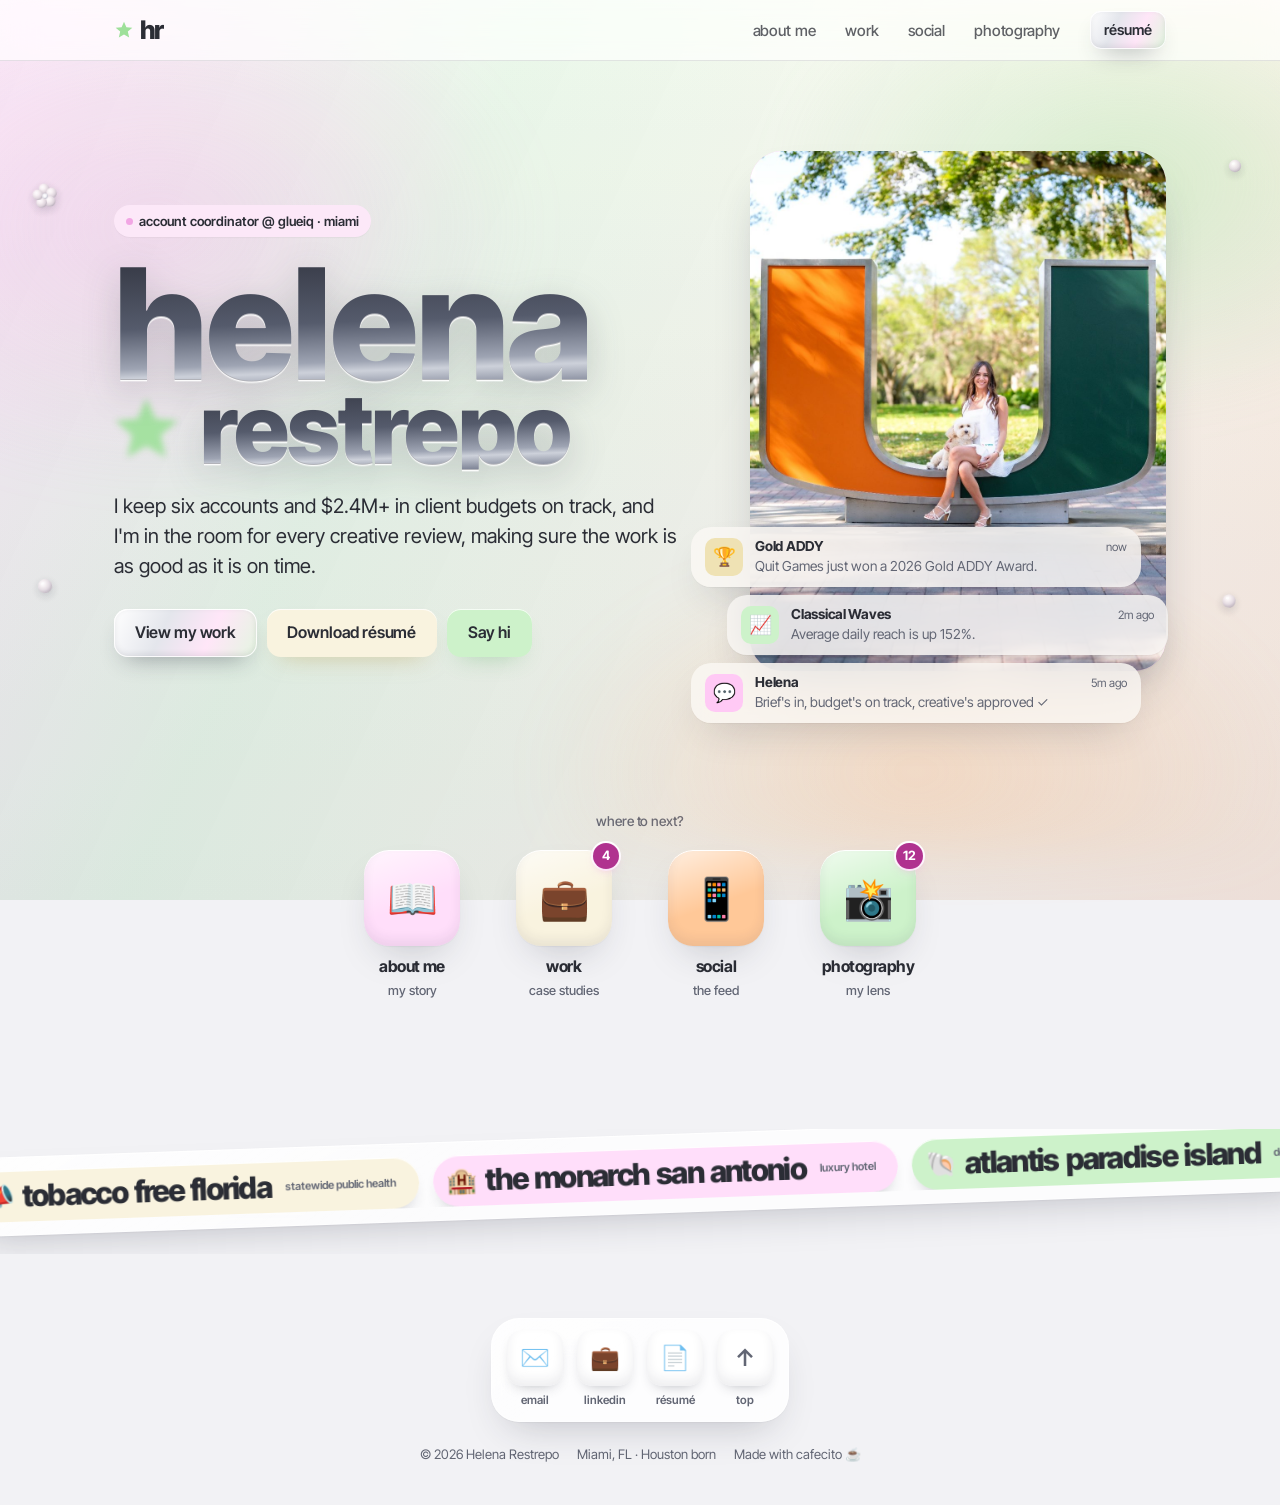
<file: index.html>
<!DOCTYPE html>
<html lang="en">
<head>
  <meta charset="UTF-8">
  <meta name="viewport" content="width=device-width, initial-scale=1">
  <title>Helena Restrepo · Account Coordinator</title>
  <meta name="description" content="Helena Restrepo is a Miami-based Account Coordinator at GlueIQ who pairs disciplined account management with a real creative eye.">
  <meta name="theme-color" content="#F2F2F5">
  <meta property="og:title" content="Helena Restrepo · Account Coordinator">
  <meta property="og:description" content="Helena Restrepo is a Miami-based Account Coordinator at GlueIQ who pairs disciplined account management with a real creative eye.">
  <meta property="og:image" content="images/og-image.jpg">
  <meta property="og:type" content="website">
  <link rel="icon" href="data:image/svg+xml,%3Csvg xmlns='http://www.w3.org/2000/svg' viewBox='0 0 64 64'%3E%3Crect width='64' height='64' rx='15' fill='%23F2A6E4'/%3E%3Ctext x='31' y='43' font-family='Helvetica Neue,Arial' font-weight='800' font-size='30' letter-spacing='-3' text-anchor='middle' fill='%232B2D35'%3Ehr%3C/text%3E%3C/svg%3E">
  <link rel="preconnect" href="https://fonts.googleapis.com">
  <link rel="preconnect" href="https://fonts.gstatic.com" crossorigin>
  <link href="https://fonts.googleapis.com/css2?family=Inter+Tight:wght@400;500;600;700;800&display=swap" rel="stylesheet">
  <link rel="stylesheet" href="css/styles.css?v=34">
  <script>document.documentElement.classList.add('js');</script>
  <script src="js/main.js?v=34" defer></script>
</head>
<body>
  <a class="skip-link" href="#main">Skip to content</a>

  <header class="site-header">
    <nav class="nav" aria-label="Main">
      <a href="index.html" class="logo" aria-label="Helena Restrepo, home"><svg class="star" viewBox="0 0 24 24" aria-hidden="true"><path d="M12 2l2.9 6.6 7.1.6-5.4 4.7 1.6 7L12 17.3 5.8 20.9l1.6-7L2 9.2l7.1-.6z"/></svg><span aria-hidden="true">hr</span></a>
      <button class="nav-toggle btn btn-glass btn-sm" aria-expanded="false" aria-controls="nav-links">menu</button>
      <ul class="nav-links" id="nav-links">
        <li><a href="about.html">about me</a></li>
        <li><a href="work.html">work</a></li>
        <li><a href="social.html">social</a></li>
        <li><a href="photography.html">photography</a></li>
        <li><a href="resume.html" class="btn btn-ink btn-sm">résumé</a></li>
      </ul>
    </nav>
  </header>

  <main id="main">
    <section class="hero aura">
      <div class="gem-frame hero-gems" aria-hidden="true"><span class="gem" style="left:3.5%;top:18%;--w:28px;--r:-8deg;--d:-0.00s"><svg viewBox="0 0 100 100" aria-hidden="true"><defs><radialGradient id="pf" cx=".38" cy=".32" r=".75"><stop offset="0" stop-color="#FFFFFF"/><stop offset=".3" stop-color="#F8F2F4"/><stop offset=".7" stop-color="#DDD3DA"/><stop offset="1" stop-color="#A9A0AC"/></radialGradient><radialGradient id="pfc" cx=".4" cy=".35" r=".7"><stop offset="0" stop-color="#FFFFFF"/><stop offset=".6" stop-color="#E9EBF0"/><stop offset="1" stop-color="#A9AEBB"/></radialGradient></defs><circle cx="50.0" cy="24.0" r="19" fill="url(#pf)"/><circle cx="74.7" cy="42.0" r="19" fill="url(#pf)"/><circle cx="65.3" cy="71.0" r="19" fill="url(#pf)"/><circle cx="34.7" cy="71.0" r="19" fill="url(#pf)"/><circle cx="25.3" cy="42.0" r="19" fill="url(#pf)"/><circle cx="50" cy="50" r="10" fill="url(#pfc)"/><path d="M50 43L52 48L57 50L52 52L50 57L48 52L43 50L48 48Z" fill="#fff"/></svg></span><span class="gem" style="left:3.5%;top:70%;--w:16px;--r:-10deg;--d:-0.83s"><svg viewBox="0 0 100 100" aria-hidden="true"><defs><radialGradient id="pearl" cx=".38" cy=".32" r=".75"><stop offset="0" stop-color="#FFFFFF"/><stop offset=".25" stop-color="#F8F2F4"/><stop offset=".6" stop-color="#E3DAE1"/><stop offset=".9" stop-color="#BFB4C0"/><stop offset="1" stop-color="#A59AA8"/></radialGradient></defs><circle cx="50" cy="50" r="44" fill="url(#pearl)"/><ellipse cx="37" cy="32" rx="12" ry="8" fill="#fff" opacity=".85" transform="rotate(-25 37 32)"/></svg></span><span class="gem" style="left:96.5%;top:14%;--w:14px;--r:0deg;--d:-1.66s"><svg viewBox="0 0 100 100" aria-hidden="true"><defs><radialGradient id="pearl" cx=".38" cy=".32" r=".75"><stop offset="0" stop-color="#FFFFFF"/><stop offset=".25" stop-color="#F8F2F4"/><stop offset=".6" stop-color="#E3DAE1"/><stop offset=".9" stop-color="#BFB4C0"/><stop offset="1" stop-color="#A59AA8"/></radialGradient></defs><circle cx="50" cy="50" r="44" fill="url(#pearl)"/><ellipse cx="37" cy="32" rx="12" ry="8" fill="#fff" opacity=".85" transform="rotate(-25 37 32)"/></svg></span><span class="gem" style="left:96%;top:72%;--w:15px;--r:10deg;--d:-2.49s"><svg viewBox="0 0 100 100" aria-hidden="true"><defs><radialGradient id="pearl" cx=".38" cy=".32" r=".75"><stop offset="0" stop-color="#FFFFFF"/><stop offset=".25" stop-color="#F8F2F4"/><stop offset=".6" stop-color="#E3DAE1"/><stop offset=".9" stop-color="#BFB4C0"/><stop offset="1" stop-color="#A59AA8"/></radialGradient></defs><circle cx="50" cy="50" r="44" fill="url(#pearl)"/><ellipse cx="37" cy="32" rx="12" ry="8" fill="#fff" opacity=".85" transform="rotate(-25 37 32)"/></svg></span></div>
      <div class="container hero-grid">
        <div class="hero-copy reveal">
          <span class="label-chip">account coordinator @ glueiq · miami</span>
          <h1><span class="lockup"><svg class="star" viewBox="0 0 24 24" aria-hidden="true"><path d="M12 2l2.9 6.6 7.1.6-5.4 4.7 1.6 7L12 17.3 5.8 20.9l1.6-7L2 9.2l7.1-.6z"/></svg><span class="l1">helena</span><span class="l2">restrepo</span></span><span class="visually-hidden">Helena Restrepo</span></h1>
          <p class="lead">I keep six accounts and $2.4M+ in client budgets on track, and I'm in the room for every creative review, making sure the work is as good as it is on time.</p>
          <div class="btn-row">
            <a class="btn btn-ink" href="work.html">View my work</a>
            <a class="btn btn-glass" href="Helena-Restrepo-Resume.pdf" download>Download résumé</a>
            <a class="btn btn-glass" href="mailto:helena.restrepo03@gmail.com">Say hi</a>
          </div>
        </div>
        <div class="phone-stack reveal">
          <figure class="ph photo r-4x5" style="--ph:var(--blush)" data-label="helena-hero.jpg · 1000×1250"><img src="images/helena-hero.jpg" alt="Helena Restrepo" onerror="this.classList.add('missing')"></figure>
          <div class="notifs" aria-label="Recent highlights">
            <div class="notif"><span class="app" style="--c:var(--yellow)" aria-hidden="true">🏆</span><b>Gold ADDY</b><time>now</time><p>Quit Games just won a 2026 Gold ADDY Award.</p></div>
            <div class="notif"><span class="app" style="--c:var(--blue-soft)" aria-hidden="true">📈</span><b>Classical Waves</b><time>2m ago</time><p>Average daily reach is up 152%.</p></div>
            <div class="notif"><span class="app" style="--c:var(--blush)" aria-hidden="true">💬</span><b>Helena</b><time>5m ago</time><p>Brief's in, budget's on track, creative's approved ✓</p></div>
          </div>
        </div>
      </div>
    </section>

    <section class="container explore reveal">
      <p class="label">where to next?</p>
      <nav class="home-apps" aria-label="Explore the site">
        <a class="home-app" href="about.html"><span class="app-icon" style="--c:var(--blush-soft)" aria-hidden="true">📖</span>about me<small>my story</small></a>
        <a class="home-app" href="work.html"><span class="app-icon" style="--c:var(--yellow-soft)" aria-hidden="true">💼<span class="count">4</span></span>work<small>case studies</small></a>
        <a class="home-app" href="social.html"><span class="app-icon" style="--c:var(--orange-soft)" aria-hidden="true">📱</span>social<small>the feed</small></a>
        <a class="home-app" href="photography.html"><span class="app-icon" style="--c:var(--blue-soft)" aria-hidden="true">📸<span class="count">12</span></span>photography<small>my lens</small></a>
      </nav>
    </section>

    <section class="client-banner compact" aria-label="Clients I've worked with"><div class="cb-band glass"><div class="cb-row"><ul class="cb-track"><li class="cb-pill" style="--c:var(--yellow-soft)"><span class="e" aria-hidden="true">📣</span>tobacco free florida<small>statewide public health</small></li><li class="cb-pill" style="--c:var(--blush-soft)"><span class="e" aria-hidden="true">🏨</span>the monarch san antonio<small>luxury hotel</small></li><li class="cb-pill" style="--c:var(--blue-soft)"><span class="e" aria-hidden="true">🐚</span>atlantis paradise island<small>destination resort</small></li><li class="cb-pill" style="--c:var(--orange-soft)"><span class="e" aria-hidden="true">🌴</span>evermore orlando resort<small>resort</small></li><li class="cb-pill" style="--c:var(--yellow-soft)"><span class="e" aria-hidden="true">📦</span>storage rentals of america<small>multi-location brand</small></li><li class="cb-pill" style="--c:var(--blue-soft)"><span class="e" aria-hidden="true">🚗</span>el car wash<small>multi-location brand</small></li><li class="cb-pill" style="--c:var(--blush-soft)"><span class="e" aria-hidden="true">🌊</span>classical waves<small>lifestyle apparel</small></li></ul><ul class="cb-track" aria-hidden="true"><li class="cb-pill" style="--c:var(--yellow-soft)"><span class="e" aria-hidden="true">📣</span>tobacco free florida<small>statewide public health</small></li><li class="cb-pill" style="--c:var(--blush-soft)"><span class="e" aria-hidden="true">🏨</span>the monarch san antonio<small>luxury hotel</small></li><li class="cb-pill" style="--c:var(--blue-soft)"><span class="e" aria-hidden="true">🐚</span>atlantis paradise island<small>destination resort</small></li><li class="cb-pill" style="--c:var(--orange-soft)"><span class="e" aria-hidden="true">🌴</span>evermore orlando resort<small>resort</small></li><li class="cb-pill" style="--c:var(--yellow-soft)"><span class="e" aria-hidden="true">📦</span>storage rentals of america<small>multi-location brand</small></li><li class="cb-pill" style="--c:var(--blue-soft)"><span class="e" aria-hidden="true">🚗</span>el car wash<small>multi-location brand</small></li><li class="cb-pill" style="--c:var(--blush-soft)"><span class="e" aria-hidden="true">🌊</span>classical waves<small>lifestyle apparel</small></li></ul></div></div></section>
  </main>

  <footer class="site-footer">
    <nav class="dock glass" aria-label="Quick links">
      <a href="mailto:helena.restrepo03@gmail.com"><span class="app-icon" style="--c:var(--blush)" aria-hidden="true">✉️</span>email</a>
      <a href="https://www.linkedin.com/in/helenarestrepo" target="_blank" rel="noopener"><span class="app-icon" style="--c:var(--blue-soft)" aria-hidden="true">💼</span>linkedin</a>
      <a href="resume.html"><span class="app-icon" style="--c:var(--yellow)" aria-hidden="true">📄</span>résumé</a>
      <a href="#main"><span class="app-icon" style="--c:var(--orange-soft)" aria-hidden="true">↑</span>top</a>
    </nav>
    <p class="footer-meta"><span>© <span data-year>2026</span> Helena Restrepo</span><span>Miami, FL · Houston born</span><span>Made with cafecito ☕</span></p>
  </footer>
  <div class="cursor-orb" aria-hidden="true"></div>
</body>
</html>
</file>
<file: css/styles.css>
/* =========================================================
   Helena Restrepo · Portfolio
   "iOS core": warm greige paper, espresso ink, soft aura glows,
   frosted-glass cards, one typeface (Inter Tight), set heavy,
   lowercase and tight.
   ========================================================= */

:root {
  /* Palette */
  --paper: #F2F2F5;          /* silver-white base */
  --paper-light: #FFFFFF;
  --card: rgba(255, 255, 255, .78);
  --ink: #2B2D35;            /* graphite: readable body text */
  --ink-soft: #626674;
  --line: rgba(40, 44, 60, .12);
  /* chrome finish for the name + big headlines */
  --chrome: linear-gradient(180deg, #3E414C 0%, #8A90A1 50%, #4A4E5A 100%);
  --chrome-holo: linear-gradient(178deg, #353844 0%, #555B6C 30%, #9EA4B3 47%, #CDD1DA 51%, #7E8496 60%, #474B58 80%, #363945 100%);
  /* palette: purple #F2A6E4 · periwinkle #FFAE6E · sky #9EE09A · aqua #EFE2B4
     (variable names kept from the old scheme: pink=purple, orange=periwinkle, blue=sky, yellow=aqua) */
  --blush: #FFC9F5;
  --pink: #F2A6E4;
  --pink-text: #B0328F;      /* deep pink for small text */
  --yellow: #EFE2B4;
  --orange: #FFAE6E;
  --blue: #9EE09A;
  /* module colors: the color lives on cards and buttons */
  --blue-soft: #CDF2CA;
  --orange-soft: #FFC898;
  --yellow-soft: #F9F3DF;
  --blush-soft: #FFDEFA;
  --holo: linear-gradient(115deg, #FFFFFF 0%, #E4E6EC 16%, #FFE6F8 30%, #E2F6DF 46%, #FFF4E2 60%, #E4E6EC 76%, #FFFFFF 100%);

  --font: "Inter Tight", "Helvetica Neue", Helvetica, Arial, sans-serif;

  --max: 1140px;
  --gutter: clamp(16px, 4.5vw, 44px);
  --r-lg: 32px;
  --r-md: 22px;
  --r-sm: 14px;
  --shadow: 0 1px 1px rgba(40, 44, 60, .04), 0 18px 40px -18px rgba(40, 44, 60, .28);
  --shadow-lift: 0 1px 1px rgba(40, 44, 60, .05), 0 28px 50px -20px rgba(40, 44, 60, .38);
  --ease: cubic-bezier(.25, .1, .25, 1);
  --spring: cubic-bezier(.34, 1.4, .64, 1);

  /* Pixel-art arrow cursor (espresso) */
  --cursor: url("data:image/svg+xml,%3Csvg xmlns='http://www.w3.org/2000/svg' width='22' height='32' viewBox='-1 -1 14 21' shape-rendering='crispEdges'%3E%3Cdefs%3E%3ClinearGradient id='c' x1='0' y1='0' x2='1' y2='1'%3E%3Cstop offset='0' stop-color='%23FFFFFF'/%3E%3Cstop offset='.35' stop-color='%23B9BECB'/%3E%3Cstop offset='.55' stop-color='%23F3E3EE'/%3E%3Cstop offset='.7' stop-color='%23BDEBFA'/%3E%3Cstop offset='1' stop-color='%237A8092'/%3E%3C/linearGradient%3E%3C/defs%3E%3Cpath d='M0 0V16H1V15H2V14H3V13H4V15H5V17H6V19H8V18H9V16H8V14H7V12H11V11H10V10H9V9H8V8H7V7H6V6H5V5H4V4H3V3H2V2H1V1Z' fill='url(%23c)' stroke='%232B2D35' stroke-width='.9'/%3E%3C/svg%3E") 1 1, auto;
}

/* ---------- Base ---------- */
*, *::before, *::after { box-sizing: border-box; }
html { -webkit-text-size-adjust: 100%; overflow-x: clip; }
body {
  margin: 0; color: var(--ink); font-family: var(--font); font-size: 17px; line-height: 1.55;
  -webkit-font-smoothing: antialiased; overflow-x: clip; cursor: var(--cursor);
  background-color: var(--paper);
  background-image: linear-gradient(180deg, #FFFFFF 0%, #F4F4F7 40%, #E9EAEF 100%);
  background-attachment: fixed;
}
/* touch of holographic: a faint iridescent sheen over the silver */
body::before {
  content: ""; position: fixed; inset: 0; z-index: -1; pointer-events: none;
  background:
    linear-gradient(115deg, rgba(242, 166, 228, .22) 0%, rgba(158, 224, 154, .2) 32%, rgba(239, 226, 180, .18) 64%, rgba(255, 174, 110, .18) 100%);
}
img { max-width: 100%; display: block; }
a { color: inherit; }
p { margin: 0 0 1em; }
ul, ol { margin: 0; padding: 0; }
button { font: inherit; color: inherit; }
h1, h2, h3 { margin: 0 0 .4em; line-height: 1; }

/* Headlines: heavy, lowercase, tight */
.h-xl, .h-lg, .h-md, .h-sm { font-weight: 800; letter-spacing: -.06em; word-spacing: .08em; line-height: .92; text-transform: lowercase; }
.h-xl { font-size: clamp(3.2rem, 9vw, 6.8rem); }
.h-lg { font-size: clamp(2.4rem, 6vw, 4.4rem); }
.h-md { font-size: clamp(1.8rem, 3.6vw, 2.6rem); letter-spacing: -.05em; }
.h-sm { font-size: 1.4rem; letter-spacing: -.04em; line-height: 1.05; }
h3 { font-size: 1.2rem; font-weight: 700; letter-spacing: -.03em; line-height: 1.15; }

.label { display: inline-block; font-size: .85rem; font-weight: 500; letter-spacing: -.005em; color: var(--ink-soft); }
.label-chip {
  display: inline-flex; align-items: center; gap: 6px; font-size: .82rem; font-weight: 600;
  padding: 6px 12px; border-radius: 999px; background: color-mix(in srgb, var(--c, var(--pink)) 26%, #fff); box-shadow: var(--shadow);
  backdrop-filter: blur(12px); -webkit-backdrop-filter: blur(12px);
}
.label-chip::before { content: ""; width: 7px; height: 7px; border-radius: 50%; background: var(--c, var(--pink)); }
.lead { font-size: clamp(1.08rem, 1.7vw, 1.25rem); line-height: 1.5; color: var(--ink-soft); max-width: 34em; }
.muted { color: var(--ink-soft); }
.center { text-align: center; margin-inline: auto; }

:focus-visible { outline: 2px solid var(--pink); outline-offset: 3px; border-radius: 10px; }
.visually-hidden { position: absolute !important; width: 1px; height: 1px; padding: 0; margin: -1px; overflow: hidden; clip: rect(0 0 0 0); white-space: nowrap; border: 0; }
.skip-link { position: absolute; left: 12px; top: -60px; z-index: 1000; background: var(--ink); color: var(--paper-light); padding: 8px 14px; border-radius: 12px; }
.skip-link:focus { top: 10px; }

/* ---------- Layout ---------- */
.container { max-width: var(--max); margin: 0 auto; padding-inline: var(--gutter); }
.section { padding-block: clamp(64px, 9vw, 120px); }
.section-head { margin-bottom: clamp(28px, 4vw, 52px); }
.section-head.center { text-align: center; }
.section-head.center .lead { margin-inline: auto; }
.section-head .label-chip { margin-bottom: 18px; }

/* Soft aura glows (iOS wallpaper vibe) */
.aura { position: relative; isolation: isolate; }
.aura::before {
  content: ""; position: absolute; inset: -6% -4% auto; height: 112%; z-index: -1; pointer-events: none;
  background:
    radial-gradient(40% 45% at 15% 25%, rgba(242, 166, 228, .28), transparent 70%),
    radial-gradient(36% 40% at 85% 20%, rgba(158, 224, 154, .38), transparent 70%),
    radial-gradient(40% 40% at 70% 90%, rgba(255, 174, 110, .26), transparent 70%);
  filter: blur(24px);
}

/* ---------- Buttons (iOS style) ---------- */
.btn {
  display: inline-flex; align-items: center; justify-content: center; gap: .5em;
  min-height: 48px; padding: 0 1.3em; border-radius: var(--r-sm); border: 0;
  font-weight: 600; font-size: 1rem; letter-spacing: -.01em; text-decoration: none; white-space: nowrap; cursor: pointer;
  transition: transform .25s var(--spring), box-shadow .25s var(--ease), background-color .2s;
}
.btn:hover { transform: translateY(-2px); }
.btn:active { transform: scale(.97); }
.btn-ink { background: var(--holo); background-size: 240% 100%; color: var(--ink); box-shadow: 0 12px 24px -12px rgba(40, 44, 60, .45), inset 0 1px 0 #fff, inset 0 0 0 1px rgba(255, 255, 255, .9), inset 0 -2px 6px rgba(40, 44, 60, .12); transition: transform .25s var(--spring), background-position .6s var(--ease); }
.btn-ink:hover { background-position: 100% 0; }
.btn-glass { background: var(--yellow-soft); color: var(--ink); box-shadow: 0 12px 24px -14px rgba(190, 160, 80, .55), inset 0 1px 0 rgba(255, 255, 255, .8); }
.btn-row .btn-glass + .btn-glass { background: var(--blue-soft); box-shadow: 0 12px 24px -14px rgba(80, 170, 90, .45), inset 0 1px 0 rgba(255, 255, 255, .8); }
.nav-toggle.btn-glass { background: var(--blush-soft); }
.btn-pink { background: var(--pink); color: #fff; box-shadow: 0 10px 22px -12px rgba(242, 166, 228, .8); }
.btn-pink:hover { background: #E98FD8; }
.btn-sm { min-height: 38px; padding: 0 1em; font-size: .9rem; border-radius: 11px; }
.btn-row { display: flex; flex-wrap: wrap; gap: 10px; }
.btn-row.center { justify-content: center; }
.link-more { font-weight: 600; color: var(--pink-text); text-decoration: none; }
.link-more::after { content: " ›"; }
.link-more:hover { text-decoration: underline; text-underline-offset: 3px; }

/* ---------- Nav (frosted) ---------- */
.site-header { position: sticky; top: 0; z-index: 100; background: rgba(255, 255, 255, .7); backdrop-filter: saturate(160%) blur(18px); -webkit-backdrop-filter: saturate(160%) blur(18px); border-bottom: 1px solid var(--line); }
.nav { max-width: var(--max); margin: 0 auto; padding: 0 var(--gutter); height: 60px; display: flex; align-items: center; justify-content: space-between; gap: 20px; }
.logo { display: inline-flex; align-items: center; gap: 6px; font-weight: 800; font-size: 1.15rem; letter-spacing: -.06em; text-decoration: none; white-space: nowrap; }
.logo .star { width: 18px; height: 18px; fill: var(--blue); filter: blur(.6px); }
.nav-links { list-style: none; display: flex; align-items: center; gap: clamp(14px, 2.4vw, 30px); }
.nav-links a:not(.btn) { font-size: .95rem; font-weight: 500; letter-spacing: -.02em; text-decoration: none; opacity: .75; transition: opacity .2s; }
.nav-links a:not(.btn):hover, .nav-links a[aria-current="page"] { opacity: 1; }
.nav-links a[aria-current="page"] { font-weight: 700; }
.nav-toggle { display: none; }
@media (max-width: 860px) {
  .nav-toggle { display: inline-flex; }
  .nav-links {
    position: absolute; top: 100%; left: 0; right: 0; height: calc(100vh - 60px); height: calc(100dvh - 60px); overflow-y: auto;
    flex-direction: column; align-items: stretch; gap: 0; padding: 12px var(--gutter) 40px;
    background: rgba(250, 250, 252, .97); backdrop-filter: blur(20px); -webkit-backdrop-filter: blur(20px);
    visibility: hidden; opacity: 0; transform: translateY(-6px); transition: opacity .25s var(--ease), transform .25s var(--ease), visibility .25s;
  }
  .nav-links.open { visibility: visible; opacity: 1; transform: none; }
  .nav-links li { border-bottom: 1px solid var(--line); }
  .nav-links a:not(.btn) { display: block; padding: 14px 0; font-weight: 800; font-size: 2.1rem; letter-spacing: -.06em; opacity: 1; }
  .nav-links li:last-child { border: 0; padding-top: 22px; }
  .nav-links .btn { width: 100%; }
  body.menu-open { overflow: hidden; }
}

/* ---------- Name lockup (from Helena's "digital / ios core" reference) ---------- */
.lockup { position: relative; display: inline-block; font-weight: 800; letter-spacing: -.07em; line-height: .84; text-transform: lowercase; }
.lockup .l1 { display: block; font-size: clamp(4.2rem, 13vw, 9.6rem); }
.lockup .l2 { display: block; font-size: clamp(2.6rem, 8vw, 6rem); margin-left: .9em; }
.lockup .star { position: absolute; left: -.05em; bottom: .02em; width: .78em; height: .78em; font-size: clamp(2.6rem, 8vw, 6rem); fill: var(--blue); filter: blur(3px); opacity: .9; }

/* ---------- Hero ---------- */
.hero { padding-block: clamp(44px, 7vw, 90px) clamp(56px, 8vw, 100px); }
.hero-grid { display: grid; grid-template-columns: 1.15fr .85fr; gap: clamp(36px, 6vw, 72px); align-items: center; }
.hero-copy .label-chip { margin-bottom: 22px; }
.hero-copy .lead { margin: 22px 0 28px; color: var(--ink); }
@media (max-width: 900px) { .hero-grid { grid-template-columns: 1fr; } }

/* Photo + notification stack */
.phone-stack { position: relative; max-width: 420px; justify-self: center; width: 100%; margin-bottom: 40px; }
.phone-stack .photo { border-radius: var(--r-lg); box-shadow: var(--shadow-lift); }
.notifs { position: absolute; left: -14%; right: 6%; bottom: -10%; display: grid; gap: 8px; }
.notif {
  display: grid; grid-template-columns: 38px 1fr auto; gap: 2px 12px; align-items: center;
  padding: 11px 14px; border-radius: 20px; background: rgba(251, 248, 244, .82);
  backdrop-filter: blur(18px) saturate(160%); -webkit-backdrop-filter: blur(18px) saturate(160%);
  box-shadow: var(--shadow); font-size: .86rem; line-height: 1.3;
}
.notif .app { grid-row: span 2; width: 38px; height: 38px; border-radius: 10px; display: grid; place-items: center; font-size: 1.15rem; background: var(--c, var(--blush)); }
.notif b { font-weight: 700; letter-spacing: -.02em; }
.notif time { font-size: .72rem; color: var(--ink-soft); }
.notif p { grid-column: 2 / -1; margin: 0; color: var(--ink-soft); }
.notif:nth-child(2) { margin-left: 8%; margin-right: -6%; }
.js .notif { opacity: 0; transform: translateY(14px) scale(.98); }
.js .in .notif { opacity: 1; transform: none; transition: opacity .6s var(--ease), transform .6s var(--spring); }
.js .in .notif:nth-child(2) { transition-delay: .35s; }
.js .in .notif:nth-child(3) { transition-delay: .7s; }
@media (max-width: 900px) { .notifs { left: -4%; right: -4%; } .notif:nth-child(2) { margin-right: 0; } }

/* Brand line */
.brands { display: flex; flex-wrap: wrap; justify-content: center; gap: 6px 22px; list-style: none; font-weight: 700; letter-spacing: -.04em; font-size: clamp(1.05rem, 2vw, 1.35rem); color: var(--ink-soft); }
.brands li + li::before { content: "·"; margin-right: 22px; color: var(--blue); }

/* Floating gems */
.deco { position: absolute; pointer-events: none; z-index: 2; animation: bob 6s ease-in-out infinite; }
.deco svg { width: 100%; height: auto; display: block; filter: drop-shadow(0 6px 8px rgba(40, 44, 60, .2)); }
.deco:nth-of-type(2n) { animation-delay: -3s; }
@keyframes bob { 50% { transform: translateY(-8px) rotate(5deg); } }
@media (max-width: 640px) { .deco { display: none; } .page .deco { display: block; } }

/* ---------- Glass cards ---------- */
.glass {
  background-color: var(--mc, var(--card)); border-radius: var(--r-lg);
  background-image: linear-gradient(150deg, rgba(255, 255, 255, .6) 0%, rgba(255, 255, 255, 0) 42%);
  box-shadow: var(--shadow), inset 0 1px 0 rgba(255, 255, 255, .9), inset 0 0 0 1px rgba(255, 255, 255, .55);
  backdrop-filter: blur(16px) saturate(140%); -webkit-backdrop-filter: blur(16px) saturate(140%);
}
/* Each module gets a color so it pops off the silver */
.apps > :nth-child(4n+1), .features > :nth-child(3n+1), .skill-groups > :nth-child(4n+1), .work-grid > :nth-child(4n+1), .edu-grid > :nth-child(2n+1) { --mc: var(--blush-soft); }
.apps > :nth-child(4n+2), .features > :nth-child(3n+2), .skill-groups > :nth-child(4n+2), .work-grid > :nth-child(4n+2), .edu-grid > :nth-child(2n) { --mc: var(--yellow-soft); }
.apps > :nth-child(4n+3), .features > :nth-child(3n), .skill-groups > :nth-child(4n+3), .work-grid > :nth-child(4n+3) { --mc: var(--blue-soft); }
.apps > :nth-child(4n), .skill-groups > :nth-child(4n), .work-grid > :nth-child(4n) { --mc: var(--orange-soft); }
.chat { --mc: var(--blue-soft); }
.contact-card { --mc: var(--blush-soft); }
.list { --mc: var(--orange-soft); }
.notif, .dock, .facts { --mc: rgba(255, 255, 255, .82); }
a.glass { display: block; text-decoration: none; transition: transform .35s var(--spring), box-shadow .35s var(--ease); }
a.glass:hover { transform: translateY(-4px); box-shadow: var(--shadow-lift), inset 0 0 0 1px rgba(255, 255, 255, .7); }

/* iOS widgets (stats) */
.widgets { list-style: none; display: grid; grid-template-columns: repeat(4, 1fr); gap: 14px; }
.widget { border-radius: 26px; padding: 18px 20px 20px; background: var(--c, var(--blush-soft)); box-shadow: var(--shadow); display: flex; flex-direction: column; min-height: 168px; }
.widget .w-top { display: flex; align-items: center; gap: 8px; font-size: .8rem; font-weight: 600; color: var(--ink-soft); }
.widget .w-top span { font-size: 1rem; }
.widget .num { margin-top: auto; font-weight: 800; letter-spacing: -.06em; font-size: clamp(2.6rem, 5vw, 3.8rem); line-height: .9; font-variant-numeric: tabular-nums; }
.widget .cap { font-size: .9rem; line-height: 1.3; margin-top: 6px; color: var(--ink); }
@media (max-width: 760px) { .widgets { grid-template-columns: 1fr 1fr; } }

/* App-icon project cards */
.apps { display: grid; grid-template-columns: repeat(2, 1fr); gap: 16px; }
.app-card { padding: 24px; display: grid; grid-template-columns: 64px 1fr; gap: 6px 18px; align-items: start; }
.app-icon { width: 64px; height: 64px; border-radius: 18px; display: grid; place-items: center; font-size: 1.8rem; background: var(--c, var(--blush)); box-shadow: inset 0 -6px 12px rgba(40, 44, 60, .08), 0 6px 14px -8px rgba(40, 44, 60, .4); grid-row: span 3; }
.app-card .meta { font-size: .82rem; font-weight: 600; color: var(--ink-soft); }
.app-card h3 { font-size: 1.45rem; letter-spacing: -.05em; margin: 0; }
.app-card p { color: var(--ink-soft); font-size: .96rem; margin: 4px 0 10px; }
.badge { display: inline-block; font-size: .72rem; font-weight: 700; padding: 3px 9px; border-radius: 999px; background: var(--yellow); margin-left: 6px; vertical-align: middle; letter-spacing: 0; }
@media (max-width: 760px) { .apps { grid-template-columns: 1fr; } }

/* iMessage chat */
.chat { max-width: 520px; padding: 22px 20px; display: grid; gap: 8px; }
.chat-head { text-align: center; font-size: .78rem; color: var(--ink-soft); margin-bottom: 6px; }
.chat-head b { display: block; color: var(--ink); font-size: .95rem; }
.chat-head .avatar { width: 52px; height: 52px; margin: 0 auto 6px; border-radius: 50%; overflow: hidden; box-shadow: var(--shadow); }
.bubble { max-width: 78%; padding: 9px 14px; border-radius: 20px; font-size: .96rem; line-height: 1.35; }
.bubble.them { background: #fff; justify-self: start; border-bottom-left-radius: 6px; }
.bubble.me { background: var(--pink); color: #fff; justify-self: end; border-bottom-right-radius: 6px; }
.js .chat .bubble { opacity: 0; transform: translateY(8px); }
.js .chat.in .bubble { opacity: 1; transform: none; transition: opacity .4s var(--ease), transform .4s var(--spring); }
.js .chat.in .bubble:nth-of-type(2) { transition-delay: .3s; } .js .chat.in .bubble:nth-of-type(3) { transition-delay: .6s; }
.js .chat.in .bubble:nth-of-type(4) { transition-delay: .9s; } .js .chat.in .bubble:nth-of-type(5) { transition-delay: 1.2s; }
.js .chat.in .bubble:nth-of-type(6) { transition-delay: 1.5s; } .js .chat.in .bubble:nth-of-type(7) { transition-delay: 1.8s; }
.delivered { justify-self: end; font-size: .72rem; color: var(--ink-soft); margin-top: -4px; }

/* iPhone mockup */
.iphone {
  width: min(300px, 78vw); aspect-ratio: 9 / 19.2; margin: 0 auto; padding: 12px; border-radius: 48px;
  background: linear-gradient(145deg, #F4F1EE, #C9C2BB 40%, #EDE8E3 60%, #B9B1A9);
  box-shadow: var(--shadow-lift), inset 0 0 0 1px rgba(255, 255, 255, .6);
}
.iphone .screen { position: relative; height: 100%; border-radius: 38px; overflow: hidden; background: var(--paper-light); padding: 40px 8px 8px; }
.iphone .screen::before { content: ""; position: absolute; top: 10px; left: 50%; width: 32%; height: 22px; translate: -50% 0; border-radius: 999px; background: #1d1714; }
.iphone .ig-head { display: flex; align-items: center; gap: 8px; padding: 2px 6px 10px; font-size: .78rem; font-weight: 700; letter-spacing: -.02em; }
.iphone .ig-head i { width: 26px; height: 26px; border-radius: 50%; background: conic-gradient(var(--pink), var(--yellow), var(--orange), var(--blue), var(--pink)); }
.iphone .grid { display: grid; grid-template-columns: repeat(3, 1fr); gap: 3px; }
.iphone .grid .ph { aspect-ratio: 4 / 5; border-radius: 2px; }
.iphone .grid .ph::before { font-size: .45rem; }

/* Contact card */
.contact-card { max-width: 560px; margin: 0 auto; padding: clamp(28px, 5vw, 44px); text-align: center; }
.contact-card .avatar { width: 96px; height: 96px; margin: 0 auto 14px; border-radius: 50%; overflow: hidden; box-shadow: var(--shadow); }
.contact-card .name { font-weight: 800; font-size: 1.8rem; letter-spacing: -.06em; line-height: 1; }
.contact-card .role { color: var(--ink-soft); margin: 6px 0 22px; }
.contact-actions { display: grid; grid-template-columns: repeat(4, 1fr); gap: 10px; }
.contact-actions a { display: grid; justify-items: center; gap: 6px; padding: 12px 6px; border-radius: 16px; background: rgba(255, 255, 255, .75); text-decoration: none; font-size: .78rem; font-weight: 600; color: var(--pink-text); transition: transform .25s var(--spring), background .2s; }
.contact-actions a:hover { transform: translateY(-2px); background: #fff; }
.contact-actions svg { width: 24px; height: 24px; fill: none; stroke: var(--pink); stroke-width: 1.8; stroke-linecap: round; stroke-linejoin: round; }
@media (max-width: 420px) { .contact-actions { grid-template-columns: 1fr 1fr; } }

/* ---------- Placeholder images ---------- */
.ph { position: relative; margin: 0; overflow: hidden; background: var(--ph, var(--blush-soft)); }
.ph::before { content: attr(data-label); position: absolute; inset: 0; display: grid; place-items: center; padding: 10px; text-align: center; font-size: .7rem; font-weight: 500; color: var(--ink-soft); }
.ph img { position: relative; width: 100%; height: 100%; object-fit: cover; }
.ph img.missing { opacity: 0; }
.r-4x3 { aspect-ratio: 4 / 3; } .r-16x9 { aspect-ratio: 16 / 9; } .r-4x5 { aspect-ratio: 4 / 5; } .r-1x1 { aspect-ratio: 1; } .r-2x1 { aspect-ratio: 2 / 1; } .r-3x2 { aspect-ratio: 3 / 2; } .r-2x3 { aspect-ratio: 2 / 3; }

/* ---------- Split ---------- */
.split { display: grid; grid-template-columns: 1fr 1fr; gap: clamp(32px, 6vw, 80px); align-items: center; }
@media (max-width: 860px) { .split { grid-template-columns: 1fr; } }

/* ---------- Feature cards ---------- */
.features { display: grid; grid-template-columns: repeat(3, 1fr); gap: 14px; }
.feature { padding: 26px; }
.feature .app-icon { width: 48px; height: 48px; border-radius: 14px; font-size: 1.35rem; margin-bottom: 18px; }
.feature p { color: var(--ink-soft); margin: 0; font-size: .97rem; }
@media (max-width: 860px) { .features { grid-template-columns: 1fr; } }

/* ---------- Experience (iOS list) ---------- */
.list { padding: 6px 0; }
.role + .role { border-top: 1px solid var(--line); }
.role > summary { list-style: none; cursor: pointer; display: grid; grid-template-columns: 52px 1fr auto; gap: 2px 16px; align-items: center; padding: 18px 22px; }
.role > summary::-webkit-details-marker { display: none; }
.role .app-icon { width: 52px; height: 52px; border-radius: 14px; font-size: 1.4rem; grid-row: span 2; }
.role-title { font-weight: 800; letter-spacing: -.05em; font-size: clamp(1.3rem, 2.6vw, 1.7rem); line-height: 1.05; text-transform: lowercase; }
.role-meta { grid-column: 2; font-size: .88rem; color: var(--ink-soft); }
.role-chev { grid-column: 3; grid-row: 1 / span 2; width: 12px; height: 12px; border-right: 2.5px solid var(--ink-soft); border-bottom: 2.5px solid var(--ink-soft); rotate: -45deg; transition: rotate .25s var(--ease); }
.role[open] .role-chev { rotate: 45deg; }
.role-body { padding: 0 22px 22px 90px; }
.role-body ul { padding-left: 1.1em; }
.role-body li { margin-bottom: .5em; }
.role-body li::marker { color: var(--pink); }
.role-clients { font-size: .86rem; color: var(--ink-soft); margin-bottom: 10px; }
@media (max-width: 640px) { .role-body { padding-left: 22px; } }

/* ---------- Skills ---------- */
.skill-groups { display: grid; grid-template-columns: repeat(2, 1fr); gap: 14px; }
.skill-group { padding: 24px; }
.skill-group h3 { margin-bottom: 14px; text-transform: lowercase; letter-spacing: -.04em; }
.chips { list-style: none; display: flex; flex-wrap: wrap; gap: 8px; }
.chips li { padding: 7px 13px; border-radius: 12px; background: rgba(255, 255, 255, .7); font-size: .92rem; font-weight: 500; }
@media (max-width: 700px) { .skill-groups { grid-template-columns: 1fr; } }

/* ---------- Education ---------- */
.edu-grid { display: grid; grid-template-columns: 1fr; gap: 14px; max-width: 760px; }
.edu { padding: 28px; }
.edu h3 { font-size: clamp(1.6rem, 3vw, 2.2rem); font-weight: 800; letter-spacing: -.06em; margin: 8px 0 6px; }
@media (max-width: 760px) { .edu-grid { grid-template-columns: 1fr; } }

/* ---------- Work page (clipped glass cards) ---------- */
.work-grid { display: grid; grid-template-columns: 1fr 1fr; gap: 64px 18px; padding-top: 44px; }
.work-card { position: relative; padding: 14px; color: var(--ink); }
.work-card .ph { border-radius: 22px; aspect-ratio: 4 / 3; }
.work-card .ph img { transition: transform 1s var(--ease); }
.work-card:hover .ph img { transform: scale(1.03); }
.work-card .body { padding: 18px 10px 8px; }
.work-card h2 { margin-bottom: .2em; }
.work-card p { color: var(--ink-soft); }
.work-card.wide { grid-column: 1 / -1; display: grid; grid-template-columns: 1.25fr 1fr; gap: 24px; align-items: center; }
.work-card.wide .ph { aspect-ratio: auto; height: 100%; min-height: 340px; }
@media (max-width: 760px) {
  .work-grid { grid-template-columns: 1fr; }
  .work-card.wide { grid-template-columns: 1fr; }
  .work-card.wide .ph { min-height: 0; aspect-ratio: 4 / 3; }
}
.clip { position: absolute; z-index: 3; pointer-events: none; filter: drop-shadow(0 4px 4px rgba(40, 44, 60, .25)); }
.clip svg { display: block; width: 100%; height: auto; }
.clip-binder { width: 104px; top: -70px; left: 50%; translate: -50% 0; }
/* binder clip handles tip back a little when you hover the card */
.clip-binder .handles { transform-box: fill-box; transform-origin: 50% 100%; transition: transform .45s var(--spring); }
a.glass:hover .clip-binder .handles { transform: scaleY(.9) rotate(-3deg); }
.clip-paper { width: 26px; top: -30px; left: 30px; rotate: -8deg; }
.clip-pin { width: 34px; top: -26px; right: 34px; rotate: 14deg; }

/* Case studies */
.case-hero { padding-top: clamp(36px, 6vw, 72px); }
.back-link { display: inline-block; margin-bottom: 20px; font-weight: 600; color: var(--pink-text); text-decoration: none; }
.back-link::before { content: "‹ "; }
.case-cover { position: relative; margin-top: clamp(80px, 8vw, 100px); }
.case-cover .ph { border-radius: var(--r-lg); box-shadow: var(--shadow-lift); }
.case-cover .clip-binder { width: 124px; top: -84px; }
.facts { display: grid; grid-template-columns: repeat(4, 1fr); margin-top: 16px; }
.fact { padding: 16px 20px; }
.fact + .fact { border-left: 1px solid var(--line); }
.fact .label { display: block; font-size: .78rem; }
.fact b { font-weight: 700; letter-spacing: -.02em; }
@media (max-width: 760px) { .facts { grid-template-columns: 1fr 1fr; } .fact:nth-child(3) { border-left: 0; } .fact:nth-child(n+3) { border-top: 1px solid var(--line); } }
.story { display: grid; grid-template-columns: 260px 1fr; gap: 12px 48px; padding-block: clamp(36px, 5vw, 56px); border-bottom: 1px solid var(--line); }
.story p, .story li { font-size: 1.08rem; }
.story ul { padding-left: 1.1em; }
.story li { margin-bottom: .5em; }
.story li::marker { color: var(--pink); }
@media (max-width: 760px) { .story { grid-template-columns: 1fr; } }
.gallery { display: grid; grid-template-columns: 1fr 1fr; gap: 14px; }
.gallery .ph { border-radius: var(--r-md); box-shadow: var(--shadow); }
.gallery .wide { grid-column: 1 / -1; }
@media (max-width: 640px) { .gallery { grid-template-columns: 1fr; } }
.next { text-align: center; padding: clamp(44px, 7vw, 80px) 20px; background: var(--c, var(--blush-soft)); }
.next .h-lg { display: block; margin-top: 10px; }

/* Social page */
.social-grid { display: grid; grid-template-columns: .9fr 1.1fr; gap: clamp(32px, 6vw, 72px); align-items: center; }
@media (max-width: 860px) { .social-grid { grid-template-columns: 1fr; } }

/* ---------- Photography (polaroids) ---------- */
.polaroids { display: grid; grid-template-columns: repeat(auto-fill, minmax(230px, 1fr)); gap: clamp(40px, 5vw, 60px) clamp(22px, 3.5vw, 40px); padding-top: 24px; }
@media (max-width: 640px) { .polaroid { --k: .4; } }
.polaroid {
  position: relative; display: block; width: 100%; padding: 12px 12px 0; text-align: center; cursor: zoom-in; border: 0; border-radius: 3px;
  background: #FFFDFA; box-shadow: 0 1px 1px rgba(40, 44, 60, .08), 0 14px 28px -10px rgba(40, 44, 60, .35);
  --k: 1;
  transform: translate(calc(var(--dx, 0px) * var(--k)), calc(var(--dy, 0px) * var(--k))) rotate(var(--r, -2deg)) scale(var(--s, 1));
  transition: transform .35s var(--spring), box-shadow .35s;
}
.polaroid:hover, .polaroid:focus-visible { transform: translate(calc(var(--dx, 0px) * var(--k)), calc(var(--dy, 0px) * var(--k) - 8px)) rotate(0) scale(calc(var(--s, 1) * 1.04)); box-shadow: 0 1px 1px rgba(40, 44, 60, .08), 0 26px 40px -14px rgba(40, 44, 60, .45); z-index: 2; }
.polaroid::before { /* silver tape with torn ends */
  content: ""; position: absolute; top: var(--ty, -12px); left: var(--tx, 50%); width: 78px; height: 24px; z-index: 2;
  transform: translateX(-50%) rotate(var(--tr, -4deg));
  background: linear-gradient(100deg, rgba(214, 218, 227, .88) 0%, rgba(255, 255, 255, .92) 38%, rgba(196, 201, 212, .85) 62%, rgba(236, 238, 243, .9) 100%);
  box-shadow: 0 1px 2px rgba(40, 44, 60, .15);
  clip-path: polygon(3% 0, 97% 0, 100% 18%, 96% 36%, 100% 54%, 96% 72%, 100% 100%, 3% 100%, 0 82%, 4% 64%, 0 46%, 4% 28%, 0 10%);
}
.polaroid .ph { aspect-ratio: 1; }
.polaroid .cap { display: block; padding: 12px 4px 16px; font-size: .82rem; font-weight: 500; letter-spacing: -.01em; color: var(--ink); }
.lightbox { width: 100%; height: 100%; max-width: none; max-height: none; margin: 0; padding: 0; border: 0; background: rgba(244, 244, 247, .92); backdrop-filter: blur(16px); -webkit-backdrop-filter: blur(16px); }
.lightbox[open] { display: grid; place-items: center; animation: fade .25s var(--ease); }
.lightbox::backdrop { background: transparent; }
.lightbox .polaroid { cursor: default; width: min(620px, 86vw); --dx: 0px; --dy: 0px; --s: 1; --r: -1deg; }
.lightbox .ph { aspect-ratio: auto; min-height: min(60vh, 560px); }
.lightbox .ph img { max-height: 70vh; object-fit: contain; background: #fff; }
.lb-btn { position: absolute; z-index: 3; }
.lb-close { top: 18px; right: 18px; }
.lb-prev { left: 18px; top: 50%; translate: 0 -50%; }
.lb-next { right: 18px; top: 50%; translate: 0 -50%; }
.round-btn { width: 48px; height: 48px; border-radius: 50%; border: 0; display: grid; place-items: center; cursor: pointer; font-size: 1.3rem; font-weight: 600; background: var(--card); box-shadow: var(--shadow); backdrop-filter: blur(14px); -webkit-backdrop-filter: blur(14px); transition: transform .2s var(--spring); }
.round-btn:hover { transform: scale(1.06); }
.round-btn:disabled { opacity: .35; cursor: default; transform: none; }
@media (max-width: 640px) { .lb-prev, .lb-next { top: auto; bottom: 18px; translate: none; } }
@keyframes fade { from { opacity: 0; } }

/* ---------- About: flip book ---------- */
.book { --page-h: 640px; max-width: 1060px; margin: clamp(32px, 5vw, 56px) auto 0; text-align: left; outline: none; }
.book:focus-visible .book-pages { outline: 2px solid var(--pink); outline-offset: 6px; border-radius: 16px; }
.book-pages { display: grid; grid-template-columns: repeat(auto-fill, minmax(280px, 1fr)); gap: 16px; }
.page {
  position: relative; display: flex; flex-direction: column; gap: 12px; overflow: hidden;
  padding: clamp(24px, 3.4vw, 40px) clamp(22px, 3vw, 36px) 48px;
  background: #FFFDFA; border-radius: 18px; box-shadow: var(--shadow);
}
.page p { margin: 0; font-size: .98rem; }
.page-tag { font-size: .8rem; font-weight: 600; color: var(--ink-soft); }
.page-h { font-weight: 800; letter-spacing: -.06em; word-spacing: .08em; font-size: clamp(2rem, 3.6vw, 2.8rem); line-height: .95; margin: 0; text-transform: lowercase; }
.page-num { position: absolute; bottom: 16px; left: 0; right: 0; text-align: center; font-size: .78rem; color: var(--ink-soft); }
.page .ph { border-radius: 10px; }
.page-cover {
  justify-content: center; align-items: center; text-align: center; gap: 16px;
  background: var(--blush);
  background-image: radial-gradient(60% 50% at 30% 25%, rgba(255, 255, 255, .55), transparent 70%), radial-gradient(50% 50% at 80% 85%, rgba(158, 224, 154, .35), transparent 70%);
}
.page-cover .deco { position: absolute; }
.page-cover .lockup .l1 { font-size: clamp(3.6rem, 7vw, 5.6rem); }
.page-cover .lockup .l2 { font-size: clamp(2.4rem, 4.6vw, 3.6rem); }
.page-cover .lockup .star { font-size: clamp(2.4rem, 4.6vw, 3.6rem); }
.cover-small { font-size: .85rem; font-weight: 600; color: var(--ink); opacity: .8; }
.cover-hint { position: absolute; bottom: 20px; right: 24px; font-size: .85rem; font-weight: 600; animation: nudge 1.6s ease-in-out infinite; }
@keyframes nudge { 50% { transform: translateX(6px); } }
.page-back { background: var(--blue-soft); }
.toc { list-style: none; display: grid; gap: 2px; }
.toc button { width: 100%; display: flex; gap: 8px; align-items: baseline; padding: 7px 0; border: 0; background: none; cursor: pointer; text-align: left; font-weight: 700; font-size: 1.05rem; letter-spacing: -.03em; }
.toc button::after { content: ""; order: 1; flex: 1; border-bottom: 1.5px dotted rgba(40, 44, 60, .35); translate: 0 -4px; }
.toc button span { order: 2; font-size: .82rem; font-weight: 500; color: var(--ink-soft); }
.toc button:hover { color: var(--pink-text); }
.page-list { list-style: none; display: grid; gap: 12px; }
.page-list li { padding-left: 22px; position: relative; font-size: .98rem; }
.page-list li::before { content: "✦"; position: absolute; left: 0; color: var(--pink); }
.page-pill { align-self: flex-start; font-size: .82rem; font-weight: 700; padding: 6px 12px; border-radius: 10px; background: var(--yellow-soft); }
.posters { display: grid; grid-template-columns: repeat(4, 1fr); gap: 10px; }
.poster { margin: 0; }
.poster .ph { aspect-ratio: 2 / 3; box-shadow: 0 8px 16px -10px rgba(40, 44, 60, .5); }
.poster figcaption { margin-top: 7px; font-weight: 700; font-size: .8rem; line-height: 1.15; letter-spacing: -.02em; }
.poster figcaption span { display: block; font-weight: 500; font-size: .7rem; color: var(--ink-soft); margin-top: 2px; }
.ticket { align-self: flex-start; background: var(--yellow-soft); border-radius: 10px; padding: 8px 16px 8px 20px; rotate: -2deg; box-shadow: var(--shadow);
  -webkit-mask: radial-gradient(circle 7px at 0 50%, transparent 98%, #000); mask: radial-gradient(circle 7px at 0 50%, transparent 98%, #000); }
.ticket small { font-size: .72rem; font-weight: 600; color: var(--ink-soft); }
.ticket b { display: block; font-size: 1.2rem; letter-spacing: .1em; }
.page-split { display: grid; grid-template-columns: 1fr 1fr; gap: 16px; align-items: start; }
.fav-list { padding-left: 1.3em; font-size: .98rem; }
.fav-list li { padding: 4px 0; border-bottom: 1px solid var(--line); }
.receipt { background: #fff; padding: 14px; font-family: ui-monospace, Menlo, monospace; font-size: .64rem; line-height: 1.7; rotate: -2deg; box-shadow: var(--shadow); }
.receipt hr { border: 0; border-top: 1px dashed var(--ink-soft); margin: 6px 0; }
.vinyl { width: 100%; max-width: 190px; aspect-ratio: 1; border-radius: 50%;
  background: radial-gradient(circle, var(--blush) 0 17%, var(--ink) 18% 20%, #24262d 21% 100%);
  box-shadow: inset 0 0 0 8px #24262d, inset 0 0 0 9px #3d404a, inset 0 0 0 18px #24262d, inset 0 0 0 19px #3d404a, inset 0 0 0 28px #24262d, inset 0 0 0 29px #3d404a, var(--shadow);
  animation: spin 9s linear infinite; }
@keyframes spin { to { rotate: 360deg; } }
.photo-strip { display: grid; grid-template-columns: repeat(3, 1fr); gap: 6px; background: #fff; padding: 6px; border-radius: 6px; rotate: -1.5deg; box-shadow: var(--shadow); }
.photo-strip .ph { border-radius: 3px; }
.stamps { display: flex; flex-wrap: wrap; gap: 14px; margin-top: 6px; }
.stamp { display: grid; place-items: center; width: 104px; height: 120px; padding: 10px; text-align: center; background: var(--c); font-size: .72rem; font-weight: 700; letter-spacing: -.01em; text-transform: lowercase;
  outline: 5px dotted #FFFDFA; outline-offset: -3px; rotate: var(--r, -3deg); box-shadow: var(--shadow); }
.stamp:nth-child(2) { --r: 4deg; } .stamp:nth-child(3) { --r: -1deg; } .stamp:nth-child(4) { --r: 3deg; }
.stamp b { font-size: 1.8rem; line-height: 1; }
.stamp small { display: block; font-size: .62rem; font-weight: 500; opacity: .75; }
.stamps-4 { display: grid; grid-template-columns: repeat(2, minmax(0, 116px)); gap: 16px 18px; }
.stamps-4 .stamp { width: auto; height: 112px; }
.page .btn-row { justify-content: flex-start; }
.book-controls { display: none; align-items: center; justify-content: center; gap: 16px; margin-top: 24px; }
.book-status { min-width: 16ch; text-align: center; font-size: .88rem; font-weight: 600; color: var(--ink-soft); }
/* spread (desktop) */
.book.spread .book-pages { display: block; position: relative; height: var(--page-h); perspective: 2600px; transition: transform .8s var(--ease); }
.book.spread.closed .book-pages { transform: translateX(-25%); }
.book.spread.finished .book-pages { transform: translateX(25%); }
.leaf { position: absolute; top: 0; left: 50%; width: 50%; height: 100%; transform-origin: left center; transform-style: preserve-3d; transition: transform 1s cubic-bezier(.55, .05, .3, 1); }
.leaf.flipped { transform: rotateY(-180deg); }
.leaf > .page { position: absolute; inset: 0; backface-visibility: hidden; -webkit-backface-visibility: hidden; cursor: pointer; }
.leaf > .page:first-child { border-radius: 4px 18px 18px 4px; box-shadow: inset 18px 0 24px -18px rgba(40, 44, 60, .3), var(--shadow); }
.leaf > .page:nth-child(2) { transform: rotateY(180deg); border-radius: 18px 4px 4px 18px; box-shadow: inset -18px 0 24px -18px rgba(40, 44, 60, .3), var(--shadow); }
.book.spread .book-controls, .book.single .book-controls { display: flex; }
/* single (phones) */
.book.single .book-pages { display: block; perspective: 1600px; max-width: 460px; margin: 0 auto; }
.book.single .page { display: none; min-height: 600px; }
.book.single .page.current { display: flex; animation: turn-in .6s var(--ease); transform-origin: left center; }
.book.single .page.current.turning-back { animation-name: turn-back; transform-origin: right center; }
@keyframes turn-in { from { transform: rotateY(-75deg); opacity: 0; } }
@keyframes turn-back { from { transform: rotateY(75deg); opacity: 0; } }
@media (max-width: 420px) { .posters { grid-template-columns: repeat(2, 1fr); } }

/* ---------- Footer (dock) ---------- */
.site-footer { padding: clamp(40px, 6vw, 64px) 0 28px; }
.dock { display: flex; justify-content: center; gap: 14px; width: max-content; max-width: 100%; margin: 0 auto 22px; padding: 12px 16px; border-radius: 28px; }
.dock a { display: grid; justify-items: center; gap: 6px; text-decoration: none; font-size: .72rem; font-weight: 600; color: var(--ink-soft); }
.dock .app-icon { width: 56px; height: 56px; border-radius: 15px; font-size: 1.5rem; transition: transform .25s var(--spring); }
.dock a:hover .app-icon { transform: translateY(-6px) scale(1.08); }
.footer-meta { display: flex; flex-wrap: wrap; justify-content: center; gap: 6px 18px; font-size: .82rem; color: var(--ink-soft); }
.footer-meta a { color: inherit; }

/* ---------- Scroll reveal ---------- */
.js .reveal { opacity: 0; transform: translateY(20px); transition: opacity .8s var(--ease), transform .8s var(--ease); }
.js .reveal.in { opacity: 1; transform: none; }
@view-transition { navigation: auto; }

@media (prefers-reduced-motion: reduce) {
  *, *::before, *::after { animation: none !important; transition-duration: .001ms !important; transition-delay: 0s !important; scroll-behavior: auto !important; }
  .js .reveal, .js .notif, .js .chat .bubble { opacity: 1; transform: none; }
}

/* Tiny image slots (avatars, phone grid) don't need a file-name label */
.avatar .ph::before, .iphone .grid .ph::before { display: none; }

/* Tight letter-spacing needs a little extra room between words */
.logo, .nav-links a, .brands, .role-title, .app-card h3, .widget .num, .contact-card .name, .toc button, .skill-group h3, .edu h3, .lockup, h3 { word-spacing: .14em; }
.badge { font-size: .78rem !important; text-transform: none; letter-spacing: 0; word-spacing: normal; line-height: 1.4; }

/* Inside colored modules, icons and photo slots sit on white so they don't blend in */
.glass .app-icon { background: rgba(255, 255, 255, .85); }
.work-card .ph, .apps .ph { background: rgba(255, 255, 255, .55) !important; }

/* ---------- Chrome + holographic type (name and big headlines) ---------- */
.lockup .l1, .lockup .l2 {
  background: var(--chrome-holo); -webkit-background-clip: text; background-clip: text; color: transparent;
  filter: drop-shadow(0 2px 0 rgba(255, 255, 255, .9)) drop-shadow(0 10px 18px rgba(40, 44, 60, .18));
}
.h-xl, .h-lg, .page-h, .work-card h2, .widget .num {
  background: var(--chrome); -webkit-background-clip: text; background-clip: text; color: transparent;
}
.h-xl .badge, .h-lg .badge, .work-card h2 .badge { -webkit-text-fill-color: var(--ink); }

/* ---------- Holographic 3D cursor orb (desktop only) ---------- */
@property --holo-a { syntax: '<angle>'; inherits: false; initial-value: 0deg; }
.cursor-orb {
  position: fixed; left: 0; top: 0; z-index: 999; pointer-events: none;
  width: 30px; height: 30px; margin: -15px 0 0 -15px; border-radius: 50%; opacity: 0;
  background:
    radial-gradient(circle at 32% 26%, rgba(255, 255, 255, .95) 0 11%, rgba(255, 255, 255, 0) 32%),
    radial-gradient(circle at 70% 80%, rgba(40, 44, 60, .18), transparent 55%),
    conic-gradient(from var(--holo-a), #FFD3F4, #9EE09A, #EFE2B4, #FFAE6E, #DCE0E8, #9EE09A, #FFD3F4);
  box-shadow: inset -5px -7px 12px rgba(40, 44, 60, .3), inset 3px 4px 8px rgba(255, 255, 255, .9), 0 10px 22px -6px rgba(40, 44, 60, .35);
  transition: width .3s var(--spring), height .3s var(--spring), margin .3s var(--spring), opacity .3s var(--ease);
  animation: holo-spin 5s linear infinite;
  will-change: transform;
}
.has-orb .cursor-orb { opacity: .92; }
.has-orb .cursor-orb.hover {
  width: 60px; height: 60px; margin: -30px 0 0 -30px; opacity: .95;
  /* hollow it out into a holographic ring so text underneath stays readable */
  -webkit-mask: radial-gradient(circle, transparent 0 58%, #000 61%); mask: radial-gradient(circle, transparent 0 58%, #000 61%);
}
.has-orb .cursor-orb.away { opacity: 0; }
@keyframes holo-spin { to { --holo-a: 360deg; } }
@media (prefers-reduced-motion: reduce) { .cursor-orb { display: none; } }

/* ---------- Subtle ambient animations ---------- */
/* holographic sheen drifts slowly across primary buttons */
.btn-ink { animation: holo-drift 7s ease-in-out infinite alternate; }
@keyframes holo-drift { to { background-position: 100% 0; } }

/* a soft chrome glint travels through the name */
.lockup .l1, .lockup .l2 { background-size: 100% 170%; animation: chrome-glint 8s ease-in-out infinite; }
.lockup .l2 { animation-delay: .25s; }
@keyframes chrome-glint { 0%, 100% { background-position: 0 0; } 50% { background-position: 0 100%; } }

/* home intro: items fade up one after another */
.js .hero-copy.reveal > * { opacity: 0; transform: translateY(14px); }
.js .hero-copy.in > * { opacity: 1; transform: none; transition: opacity .7s var(--ease), transform .8s var(--spring); }
.js .hero-copy.in > :nth-child(2) { transition-delay: .12s; }
.js .hero-copy.in > :nth-child(3) { transition-delay: .24s; }
.js .hero-copy.in > :nth-child(4) { transition-delay: .36s; }
.js .hero-copy.in > :nth-child(5) { transition-delay: .48s; }

/* clickable cards: a light holographic shine sweeps across on hover */
a.glass { position: relative; }
a.glass::after {
  content: ""; position: absolute; inset: 0; border-radius: inherit; pointer-events: none;
  background: linear-gradient(105deg, transparent 38%, rgba(255, 255, 255, .55) 47%, rgba(214, 240, 250, .45) 51%, rgba(255, 222, 250, .4) 55%, transparent 64%);
  background-size: 260% 100%; background-position: 130% 0; transition: background-position 1.1s var(--ease);
}
a.glass:hover::after { background-position: -30% 0; }

/* section label dots pulse softly */
.label-chip::before { animation: dot-pulse 2.6s ease-in-out infinite; }
@keyframes dot-pulse { 0%, 100% { box-shadow: 0 0 0 0 color-mix(in srgb, var(--c, var(--pink)) 45%, transparent); } 50% { box-shadow: 0 0 0 5px transparent; } }

/* Contact card emojis */
.contact-actions .emo { font-size: 1.6rem; line-height: 1; }
.contact-actions a:hover .emo { animation: emo-hop .5s var(--spring); }
@keyframes emo-hop { 40% { transform: translateY(-5px) rotate(-8deg); } }
/* until a photo is added, the round avatar shows a wave */
.avatar .ph { display: grid; place-items: center; }
.avatar .ph:has(img.missing)::after { content: "👋"; position: absolute; inset: 0; display: grid; place-items: center; font-size: 2.6rem; }
.chat-head .avatar .ph:has(img.missing)::after { font-size: 1.5rem; }

/* ---------- Home: short + punchy ---------- */
.hero { min-height: calc(100vh - 60px - 220px); display: flex; align-items: center; }
.hero > .container { width: 100%; }
.explore { text-align: center; padding-bottom: clamp(40px, 6vw, 72px); }
.explore > .label { display: block; margin-bottom: 18px; }
.home-apps { display: flex; justify-content: center; flex-wrap: wrap; gap: clamp(20px, 5vw, 56px); margin-bottom: clamp(36px, 5vw, 56px); }
.home-app { display: grid; justify-items: center; gap: 8px; text-decoration: none; font-weight: 700; font-size: 1rem; letter-spacing: -.03em; }
.home-app small { display: block; margin-top: -6px; font-weight: 500; font-size: .8rem; letter-spacing: 0; color: var(--ink-soft); }
.home-app .app-icon {
  position: relative; width: clamp(76px, 9vw, 96px); height: clamp(76px, 9vw, 96px); border-radius: 26%; font-size: clamp(2rem, 3.2vw, 2.7rem);
  background-image: linear-gradient(160deg, rgba(255, 255, 255, .7), rgba(255, 255, 255, 0) 55%);
  box-shadow: var(--shadow), inset 0 1px 0 #fff, inset 0 -6px 12px rgba(40, 44, 60, .08);
  transition: transform .35s var(--spring), box-shadow .35s var(--ease);
}
.home-app:hover .app-icon { transform: translateY(-6px) scale(1.06); box-shadow: var(--shadow-lift), inset 0 1px 0 #fff; }
.home-app .count {
  position: absolute; top: -7px; right: -7px; min-width: 26px; height: 26px; padding: 0 7px; border-radius: 13px;
  display: grid; place-items: center; background: var(--pink); color: #fff; font-size: .8rem; font-weight: 700; letter-spacing: 0;
  box-shadow: 0 4px 10px -3px rgba(242, 166, 228, .7), 0 0 0 2px #fff;
}
.explore .brands { font-size: clamp(.95rem, 1.6vw, 1.1rem); opacity: .85; }
@media (max-width: 900px) { .hero { min-height: 0; } }

/* Book: skill chips on a white page need their own color */
.page .page-chips { gap: 6px; margin-bottom: 4px; }
.page .page-chips li { background: var(--c); padding: 5px 11px; font-size: .84rem; border-radius: 10px; }
.page .page-tag + .page-chips { margin-top: -4px; }

/* ---------- Houston -> Miami map ---------- */
.map-card { --mc: transparent; padding: 0; overflow: hidden; }
.map { display: block; width: 100%; height: auto; }
.map text { font-family: var(--font); fill: var(--ink); }
.map .t-strong { font-weight: 800; letter-spacing: -.04em; }
.map .t-soft { font-weight: 500; fill: var(--ink-soft); }
.map .tag { filter: drop-shadow(0 6px 10px rgba(40, 44, 60, .16)); }
.map .route { animation: route-march 1.4s linear infinite; }
@keyframes route-march { to { stroke-dashoffset: -22; } }

/* keep the lighter chrome crisp against the silver background */
.lockup .l1, .lockup .l2 { filter: drop-shadow(0 1px 0 rgba(40, 44, 60, .35)) drop-shadow(0 2px 0 rgba(255, 255, 255, .9)) drop-shadow(0 10px 18px rgba(40, 44, 60, .2)); }
.map .t-strong { word-spacing: .25em; }
@media (max-width: 520px) {
  .home-apps { display: grid; grid-template-columns: repeat(4, 1fr); gap: 10px; }
  .home-app { font-size: .82rem; }
  .home-app small { font-size: .68rem; }
  .home-app .app-icon { width: 64px; height: 64px; font-size: 1.8rem; }
  .home-app .count { min-width: 22px; height: 22px; font-size: .7rem; top: -6px; right: -6px; }
}

/* nav monogram */
.site-header .logo { font-size: 1.6rem; letter-spacing: -.07em; }
.site-header .logo .star { width: 20px; height: 20px; }

/* ---------- Gem frames (subtle) ---------- */
.gem-frame { position: absolute; inset: 0; pointer-events: none; z-index: 1; }
.gem { position: absolute; width: var(--w); transform: translate(-50%, -50%) rotate(var(--r, 0deg)); pointer-events: none; }
.gem svg { display: block; width: 100%; height: auto; filter: drop-shadow(0 3px 4px rgba(40, 44, 60, .2)); }
.gem-frame .gem:nth-child(3n+1) { animation: gem-bob 7s ease-in-out infinite; animation-delay: var(--d); }
.gem.tw svg { animation: twinkle 3.2s ease-in-out infinite; }
@keyframes gem-bob { 50% { translate: 0 -5px; } }
@keyframes twinkle { 50% { opacity: .45; scale: .82; } }
.hero-gems .gem { opacity: .92; }
@media (max-width: 1180px) { .hero-gems { display: none; } }
.contact-card { position: relative; }
@media (max-width: 520px) { .contact-gems .gem { scale: .75; } }

/* ---------- Photography: clipped, torn-edge paper sheets ---------- */
.sheets { display: grid; grid-template-columns: repeat(auto-fill, minmax(240px, 1fr)); gap: clamp(64px, 6vw, 84px) clamp(26px, 3.5vw, 44px); padding-top: 40px; }
.sheet {
  position: relative; isolation: isolate; display: block; width: 100%; padding: 30px 18px 16px; border: 0; background: none; cursor: zoom-in; text-align: center;
  --k: 1;
  transform: translate(calc(var(--dx, 0px) * var(--k)), calc(var(--dy, 0px) * var(--k))) rotate(var(--r, -2deg)) scale(var(--s, 1));
  transition: transform .4s var(--spring);
}
.sheet:hover, .sheet:focus-visible { transform: translate(calc(var(--dx, 0px) * var(--k)), calc(var(--dy, 0px) * var(--k) - 8px)) rotate(0) scale(calc(var(--s, 1) * 1.03)); z-index: 3; }
.sheet-paper {
  position: absolute; inset: 0; z-index: -1;
  background-color: #F9F6EF;
  background-image: url("data:image/svg+xml,%3Csvg xmlns='http://www.w3.org/2000/svg' width='240' height='240'%3E%3Cfilter id='p'%3E%3CfeTurbulence type='fractalNoise' baseFrequency='.38' numOctaves='3' stitchTiles='stitch'/%3E%3CfeDiffuseLighting lighting-color='%23ffffff' surfaceScale='1'%3E%3CfeDistantLight azimuth='45' elevation='62'/%3E%3C/feDiffuseLighting%3E%3C/filter%3E%3Crect width='240' height='240' filter='url(%23p)' opacity='.3'/%3E%3C/svg%3E");
  background-blend-mode: multiply;
  filter: url(#deckle) drop-shadow(0 12px 18px rgba(40, 44, 60, .2));
}
.sheet .ph { aspect-ratio: 4 / 5; box-shadow: inset 0 0 0 1px rgba(40, 44, 60, .06); }
.sheet .cap { display: block; padding: 12px 4px 4px; font-size: .84rem; font-weight: 500; letter-spacing: -.01em; color: var(--ink); }
.sheet-clip { width: 78px; top: -40px; left: 50%; translate: -50% 0; }
.sheet .gem { z-index: 2; }
@media (max-width: 640px) { .sheet { --k: .4; } }
.lightbox .sheet { cursor: default; width: min(560px, 86vw); padding: 24px 22px 18px; --dx: 0px; --dy: 0px; --s: 1; --r: -1deg; }
.lightbox .sheet:hover { transform: rotate(-1deg); }
.lightbox .sheet .ph { aspect-ratio: auto; min-height: min(58vh, 520px); }
.lightbox .sheet .ph img { max-height: 66vh; object-fit: contain; background: #fff; }

/* ---------- Photography: 35mm slide mounts with handwritten labels ---------- */
.slides { display: grid; grid-template-columns: repeat(4, 1fr); gap: clamp(14px, 2vw, 24px); padding-top: 12px; }
@media (max-width: 860px) { .slides { grid-template-columns: repeat(3, 1fr); } }
@media (max-width: 560px) { .slides { grid-template-columns: repeat(2, 1fr); } }
.slide {
  position: relative; display: block; width: 100%; aspect-ratio: 1; padding: 0; border: 0; cursor: zoom-in; overflow: hidden;
  container-type: inline-size; border-radius: 6%; background: var(--mount, #FBFAF6);
  box-shadow: 0 1px 2px rgba(40, 44, 60, .08), 0 12px 24px -14px rgba(40, 44, 60, .4), inset 0 0 0 1px rgba(40, 44, 60, .05), inset 0 -3px 6px rgba(40, 44, 60, .05);
  transition: transform .35s var(--spring), box-shadow .35s var(--ease);
}
.slide:hover, .slide:focus-visible { transform: translateY(-6px) rotate(-.8deg); box-shadow: 0 1px 2px rgba(40, 44, 60, .08), 0 22px 34px -16px rgba(40, 44, 60, .45), inset 0 0 0 1px rgba(40, 44, 60, .05); z-index: 2; }
.slide .window {
  position: absolute; left: 50%; top: 46%; translate: -50% -50%; width: 70%; aspect-ratio: 3 / 2; overflow: hidden; border-radius: 2.4cqw;
  box-shadow: inset 0 0 0 1px rgba(0, 0, 0, .08), 0 1px 0 rgba(255, 255, 255, .9), 0 -1px 0 rgba(40, 44, 60, .08);
}
.slide.p .window { width: 46%; aspect-ratio: 2 / 3; top: 43%; }
.slide .window .ph { width: 100%; height: 100%; }
.slide .window .ph::before { font-size: 3.2cqw; }
/* printed (pink) mount text */
.print { position: absolute; font-family: ui-monospace, "SF Mono", Menlo, Consolas, monospace; color: #C9578F; font-size: 3.6cqw; letter-spacing: .14em; text-transform: uppercase; line-height: 1.15; opacity: .9; }
.print.num { top: 5%; left: 6%; font-size: 4.8cqw; letter-spacing: 0; color: #B9B3AE; }
.print.datestamp { top: 5.6%; right: 6%; }
.print.color { top: 4%; left: 0; right: 0; text-align: center; font-size: 3cqw; letter-spacing: .3em; }
.print.color b { display: block; font-family: Georgia, "Times New Roman", serif; font-weight: 800; font-size: 6.4cqw; letter-spacing: 0; text-transform: none; }
.print.project { top: 4.5%; left: 0; right: 0; text-align: center; rotate: 180deg; font-size: 3cqw; font-weight: 700; letter-spacing: .06em; }
.print.side { right: 3.5%; top: 50%; translate: 0 -50%; writing-mode: vertical-rl; opacity: .6; }
.print.line { left: 6%; right: 6%; text-align: left; font-size: 3cqw; font-weight: 700; letter-spacing: .06em; padding-bottom: .6cqw; border-bottom: 1.5px dotted #C9578F; }
.print.l1 { bottom: 14%; } .print.l2 { bottom: 5%; right: 40%; }
/* handwritten fill-ins */
.hand { position: absolute; font-family: var(--hand), cursive; color: var(--ink-h, #2C2E36); font-size: calc(var(--hs, 7) * 1cqw); line-height: 1; white-space: nowrap; overflow: hidden; text-overflow: ellipsis; text-transform: none; letter-spacing: 0; }
.hand.cap { left: 7%; right: 7%; bottom: 13%; text-align: left; rotate: -2deg; }
.hand.meta { right: 7%; bottom: 4.5%; font-size: calc(var(--hs, 7) * .72cqw); rotate: 1.5deg; opacity: .85; }
.slide.p .hand.cap { bottom: 9.5%; text-align: center; }
.slide.p .hand.meta { bottom: 3%; }
.s-subject .hand.cap { left: 26%; bottom: 16.2%; rotate: -1deg; }
.s-subject .hand.meta { left: 19%; right: auto; bottom: 6.6%; rotate: -1deg; }
/* lightbox: projected onto a screen */
.lightbox.projector { background: rgba(16, 17, 22, .95); backdrop-filter: none; }
.projected { width: min(1000px, 90vw); text-align: center; }
.projected .ph { background: #0c0d10; border-radius: 4px; min-height: min(56vh, 520px); box-shadow: 0 0 0 1px rgba(255, 255, 255, .05), 0 0 80px rgba(255, 255, 255, .1); }
.projected .ph::before { color: rgba(255, 255, 255, .55); }
.projected .ph img { max-height: 76vh; width: 100%; object-fit: contain; }
.projected .cap { display: block; margin-top: 18px; font-family: 'Reenie Beanie', cursive; font-size: 2rem; color: #F2F2F5; }
.lightbox.projector .round-btn { background: rgba(255, 255, 255, .14); color: #fff; box-shadow: none; }

/* ---------- Animated client banner ---------- */
.client-banner { position: relative; padding: clamp(22px, 4vw, 40px) 0; overflow: hidden; }
.cb-band {
  transform: rotate(-2deg); margin: 0 -3%; padding: 14px 0; border-radius: 0; display: grid; gap: 12px;
  --mc: rgba(255, 255, 255, .72);
}
.cb-row { display: flex; overflow: hidden; }
.cb-track { display: flex; align-items: center; gap: 14px; padding: 0 7px; list-style: none; flex-shrink: 0; animation: cb-scroll 48s linear infinite; }
.cb-row.rev .cb-track { animation-direction: reverse; animation-duration: 62s; }
.client-banner:hover .cb-track { animation-play-state: paused; }
@keyframes cb-scroll { to { transform: translateX(-100%); } }
.cb-pill {
  display: inline-flex; align-items: center; gap: .32em; white-space: nowrap;
  padding: .28em .75em .3em .45em; border-radius: 999px; background: var(--c);
  font-weight: 800; letter-spacing: -.055em; word-spacing: .08em; font-size: clamp(1.45rem, 3.4vw, 2.6rem); line-height: 1.1;
  box-shadow: inset 0 1px 0 rgba(255, 255, 255, .9), 0 10px 18px -12px rgba(40, 44, 60, .45);
}
.cb-pill .e { font-size: .82em; }
.cb-pill small { margin-left: .35em; font-size: .36em; font-weight: 600; letter-spacing: 0; word-spacing: normal; color: var(--ink-soft); }
.cb-word { display: flex; align-items: center; gap: 14px; white-space: nowrap; font-weight: 700; letter-spacing: -.03em; font-size: clamp(1rem, 1.8vw, 1.3rem); color: var(--ink-soft); }
.cb-word::after { content: "✦"; color: var(--pink); }
.cb-word:nth-child(3n+2)::after { color: var(--blue); } .cb-word:nth-child(3n)::after { color: var(--orange); }
.client-banner.compact { padding-top: 6px; }
.client-banner.compact .cb-pill { font-size: clamp(1.2rem, 2.6vw, 1.9rem); }
@media (prefers-reduced-motion: reduce) {
  .cb-track { animation: none; flex-wrap: wrap; justify-content: center; flex-shrink: 1; }
  .cb-track[aria-hidden="true"] { display: none; }
  .cb-row { justify-content: center; }
}

/* ---------- Work: credit note, industries, roster, scale strips ---------- */
.credit { max-width: 46em; font-size: .95rem; color: var(--ink-soft); margin-top: 6px; }
.industries { list-style: none; display: flex; flex-wrap: wrap; gap: 8px; margin-top: 18px; }
.industries li { display: inline-flex; align-items: center; gap: 8px; padding: 8px 14px; border-radius: 12px; background: var(--c); font-weight: 600; font-size: .95rem; box-shadow: var(--shadow); }
.industries b { min-width: 22px; height: 22px; border-radius: 11px; display: inline-grid; place-items: center; background: rgba(255, 255, 255, .85); font-size: .78rem; }
.roster { display: grid; grid-template-columns: repeat(auto-fill, minmax(320px, 1fr)); gap: 14px; }
.roster-card { display: grid; grid-template-columns: 52px 1fr; gap: 4px 14px; align-items: start; padding: 20px; color: var(--ink); text-decoration: none; --mc: rgba(255, 255, 255, .72); }
.roster-card .app-icon { width: 52px; height: 52px; border-radius: 14px; font-size: 1.5rem; grid-row: span 4; background: var(--c); }
.glass.roster-card .app-icon { background: var(--c); }
.roster-name { font-weight: 800; letter-spacing: -.05em; word-spacing: .1em; font-size: 1.35rem; line-height: 1.05; }
.roster-meta { font-size: .85rem; color: var(--ink-soft); }
.roster-meta .ind { font-weight: 700; color: var(--ink); margin-right: 6px; }
.roster-meta .ind::after { content: " ·"; font-weight: 400; color: var(--ink-soft); }
.roster-scope { font-size: .93rem; margin: 6px 0 4px; }
.roster-tag { font-size: .78rem; font-weight: 600; color: var(--ink-soft); }
.scale { list-style: none; display: flex; flex-wrap: wrap; gap: 6px; margin: 2px 0 14px; }
.scale li { padding: 5px 10px; border-radius: 9px; background: rgba(255, 255, 255, .78); font-size: .82rem; font-weight: 700; letter-spacing: -.01em; }

/* ---------- Case studies: account at a glance ---------- */
.glance-head { margin-top: 22px; }
.facts.glance { margin-top: 10px; grid-template-columns: repeat(4, 1fr); }
.facts.glance .fact:nth-child(4n+1) { border-left: 0; }
.facts.glance .fact:nth-child(n+5) { border-top: 1px solid var(--line); }
.story .credit { margin-top: 14px; }
@media (max-width: 760px) {
  .facts.glance { grid-template-columns: 1fr 1fr; }
  .facts.glance .fact { border-left: 0 !important; border-top: 1px solid var(--line); }
  .facts.glance .fact:nth-child(2n) { border-left: 1px solid var(--line) !important; }
  .facts.glance .fact:nth-child(-n+2) { border-top: 0; }
}
a.glass.roster-card { display: grid; }
.roster-card > * { min-width: 0; }
.roster-card .link-more { justify-self: start; }

/* contrast with the lighter purple accent */
.btn-pink { color: var(--ink); }
.home-app .count { background: var(--pink-text); }
.bubble.me { background: var(--pink-text); }
</file>
